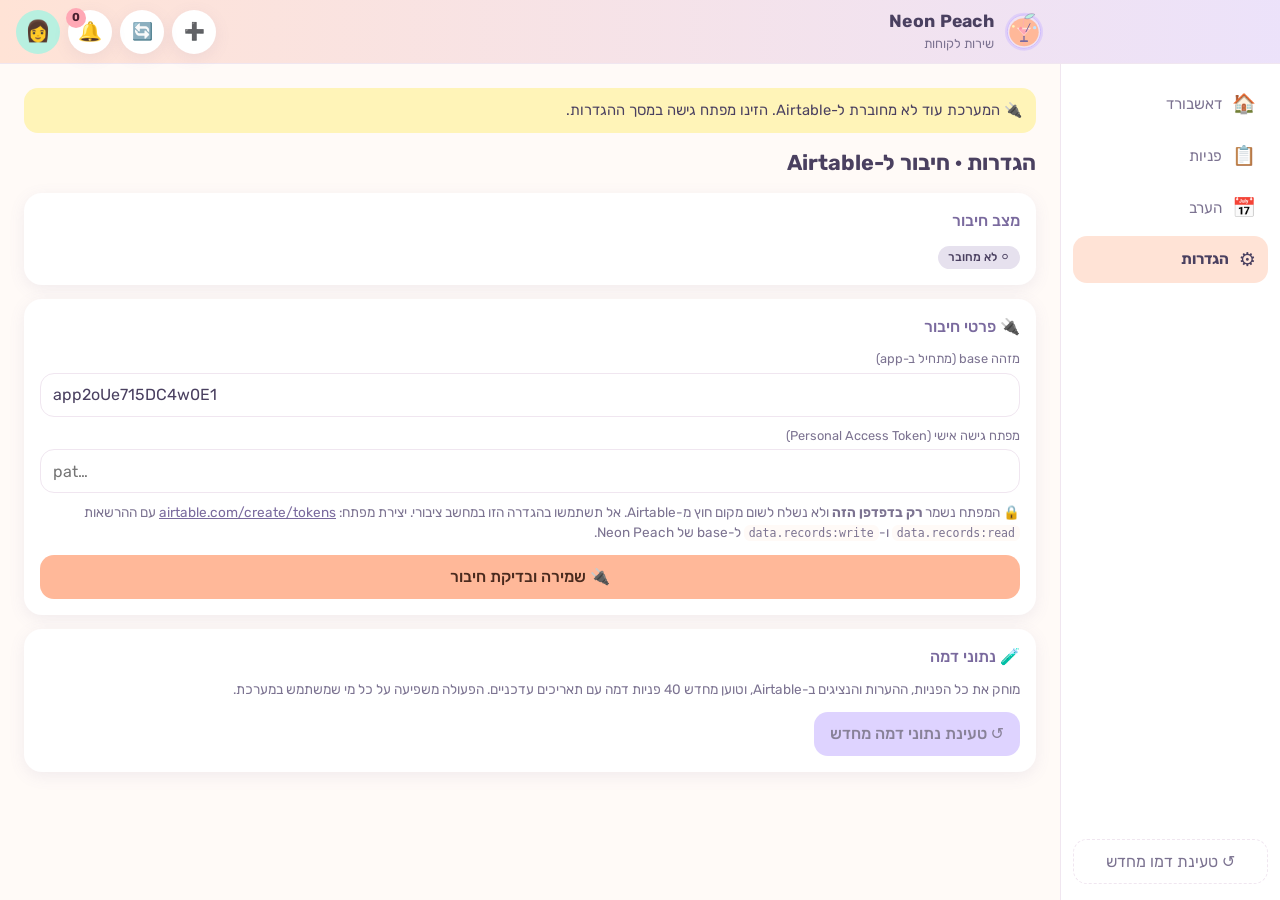
<file: index.html>
<!doctype html>
<html lang="he" dir="rtl">
<head>
  <meta charset="utf-8">
  <meta name="viewport" content="width=device-width, initial-scale=1">
  <title>Neon Peach · שירות לקוחות</title>
  <meta name="theme-color" content="#FFB899">
  <link rel="icon" href="assets/logo.svg" type="image/svg+xml">
  <link rel="preconnect" href="https://fonts.googleapis.com">
  <link rel="preconnect" href="https://fonts.gstatic.com" crossorigin>
  <link href="https://fonts.googleapis.com/css2?family=Rubik:wght@400;500;700&display=swap" rel="stylesheet">
  <link rel="stylesheet" href="styles.css">
</head>
<body>
  <header class="topbar">
    <div class="brand">
      <img src="assets/logo.svg" alt="" width="40" height="40">
      <div>
        <div class="brand-name">Neon Peach</div>
        <div class="brand-sub">שירות לקוחות</div>
      </div>
    </div>
    <div class="topbar-actions">
      <button class="icon-btn js-new" aria-label="פנייה חדשה" title="פנייה חדשה">➕</button>
      <button class="icon-btn" id="refreshBtn" aria-label="רענון נתונים מ-Airtable" title="רענון מ-Airtable">🔄</button>
      <button class="icon-btn" id="bellBtn" aria-label="פניות חדשות">🔔<span class="badge" id="bellCount">0</span></button>
      <div class="me" title="מאיה · שירות לקוחות">👩</div>
    </div>
  </header>

  <nav class="nav" aria-label="ניווט ראשי">
    <button class="nav-item active" data-view="dashboard"><span>🏠</span>דאשבורד</button>
    <button class="nav-item" data-view="tickets"><span>📋</span>פניות</button>
    <button class="nav-item" data-view="tonight"><span>📅</span>הערב</button>
    <button class="nav-item" data-view="settings"><span>⚙️</span>הגדרות</button>
    <button class="nav-reset js-reset" id="resetBtn" title="מחיקת הנתונים ב-Airtable וטעינת נתוני הדמה מחדש">↺ טעינת דמו מחדש</button>
  </nav>

  <main class="main">
    <div class="conn" id="connStatus" role="status" aria-live="polite" hidden></div>
    <!-- Dashboard -->
    <section class="view active" id="view-dashboard">
      <h1 class="view-title">היי מאיה 👋 <small id="todayLabel"></small></h1>
      <div class="kpis" id="kpis"></div>
      <section class="card weather" id="weatherCard" aria-live="polite">
        <div class="weather-head">
          <h2>🌙 מזג האוויר בבר: הערב ו-10 ימים</h2>
          <button class="chip" id="weatherRefresh" type="button" aria-label="רענון תחזית">🔄</button>
        </div>
        <div id="weatherBody" class="weather-body"><div class="empty">טוען תחזית…</div></div>
        <div class="weather-src">מקור: <a href="https://open-meteo.com/" target="_blank" rel="noopener">Open-Meteo</a> (מודל ECMWF) · API ציבורי וחינמי · רוטשילד 42, תל אביב</div>
      </section>
      <div class="charts">
        <div class="card chart-card wide"><h2>פניות לפי יום · 14 ימים</h2><div class="chart-box"><canvas id="chartDays"></canvas></div></div>
        <div class="card chart-card"><h2>פניות לפי סוג</h2><div class="chart-box"><canvas id="chartCats"></canvas></div></div>
        <div class="card chart-card"><h2>פניות לפי ערוץ</h2><div class="chart-box"><canvas id="chartChannels"></canvas></div></div>
      </div>
      <div class="card">
        <h2>🚨 דורש טיפול דחוף</h2>
        <div class="list" id="urgentList"></div>
      </div>
      <div class="demo-footer">
        <span>🍑 מערכת לדוגמה · הנתונים נשמרים ב-Airtable</span>
        <button class="btn ghost js-reset">↺ טעינת נתוני דמה מחדש</button>
      </div>
    </section>

    <!-- Tickets -->
    <section class="view" id="view-tickets">
      <div class="title-row"><h1 class="view-title">פניות <small id="ticketCount"></small></h1><button class="btn js-new">➕ פנייה חדשה</button></div>
      <div class="toolbar">
        <input type="search" id="search" placeholder="🔍 חיפוש לפי שם, טלפון, נושא או מזהה" aria-label="חיפוש">
        <select id="sort" aria-label="מיון">
          <option value="new">חדש ← ישן</option>
          <option value="priority">לפי עדיפות</option>
          <option value="status">לפי סטטוס</option>
        </select>
      </div>
      <div class="filters" id="filters"></div>
      <div class="list" id="ticketList"></div>
    </section>

    <!-- Tonight -->
    <section class="view" id="view-tonight">
      <h1 class="view-title">הזמנות להערב <small id="tonightSummary"></small></h1>
      <div class="weather-strip" id="tonightWeather" hidden></div>
      <div class="list" id="tonightList"></div>
    </section>

    <!-- Settings -->
    <section class="view" id="view-settings">
      <h1 class="view-title">הגדרות · חיבור ל-Airtable</h1>
      <div class="card">
        <h2>מצב חיבור</h2>
        <div id="setState"></div>
      </div>
      <form class="card form" id="settingsForm" autocomplete="off">
        <h2>🔌 פרטי חיבור</h2>
        <div class="field"><label for="setBase">מזהה base (מתחיל ב-app)</label><input id="setBase" dir="ltr" spellcheck="false"></div>
        <div class="field"><label for="setToken">מפתח גישה אישי (Personal Access Token)</label><input id="setToken" type="password" dir="ltr" spellcheck="false" autocomplete="new-password"></div>
        <p class="hint">🔒 המפתח נשמר <b>רק בדפדפן הזה</b> ולא נשלח לשום מקום חוץ מ-Airtable. אל תשתמשו בהגדרה הזו במחשב ציבורי.
          יצירת מפתח: <a href="https://airtable.com/create/tokens" target="_blank" rel="noopener">airtable.com/create/tokens</a> עם ההרשאות <code>data.records:read</code> ו-<code>data.records:write</code> ל-base של Neon Peach.</p>
        <div class="d-actions">
          <button class="btn grow" type="submit" id="setSave">🔌 שמירה ובדיקת חיבור</button>
          <button class="btn ghost" type="button" id="setDisconnect">ניתוק</button>
        </div>
      </form>
      <div class="card">
        <h2>🧪 נתוני דמה</h2>
        <p class="hint">מוחק את כל הפניות, ההערות והנציגים ב-Airtable, וטוען מחדש 40 פניות דמה עם תאריכים עדכניים. הפעולה משפיעה על כל מי שמשתמש במערכת.</p>
        <button class="btn secondary js-reset" id="setSeed">↺ טעינת נתוני דמה מחדש</button>
      </div>
    </section>
  </main>

  <!-- Ticket details -->
  <div class="overlay" id="overlay" hidden></div>
  <aside class="drawer" id="drawer" aria-hidden="true" role="dialog" aria-modal="true" aria-labelledby="dTitle">
    <div class="drawer-handle"></div>
    <div class="drawer-body" id="drawerBody"></div>
  </aside>

  <div class="toast" id="toast" role="status" aria-live="polite"></div>

  <script src="vendor/chart.umd.js"></script>
  <script src="config.js"></script>
  <script src="data.js"></script>
  <script src="airtable.js"></script>
  <script src="weather.js"></script>
  <script src="app.js"></script>
</body>
</html>
</file>
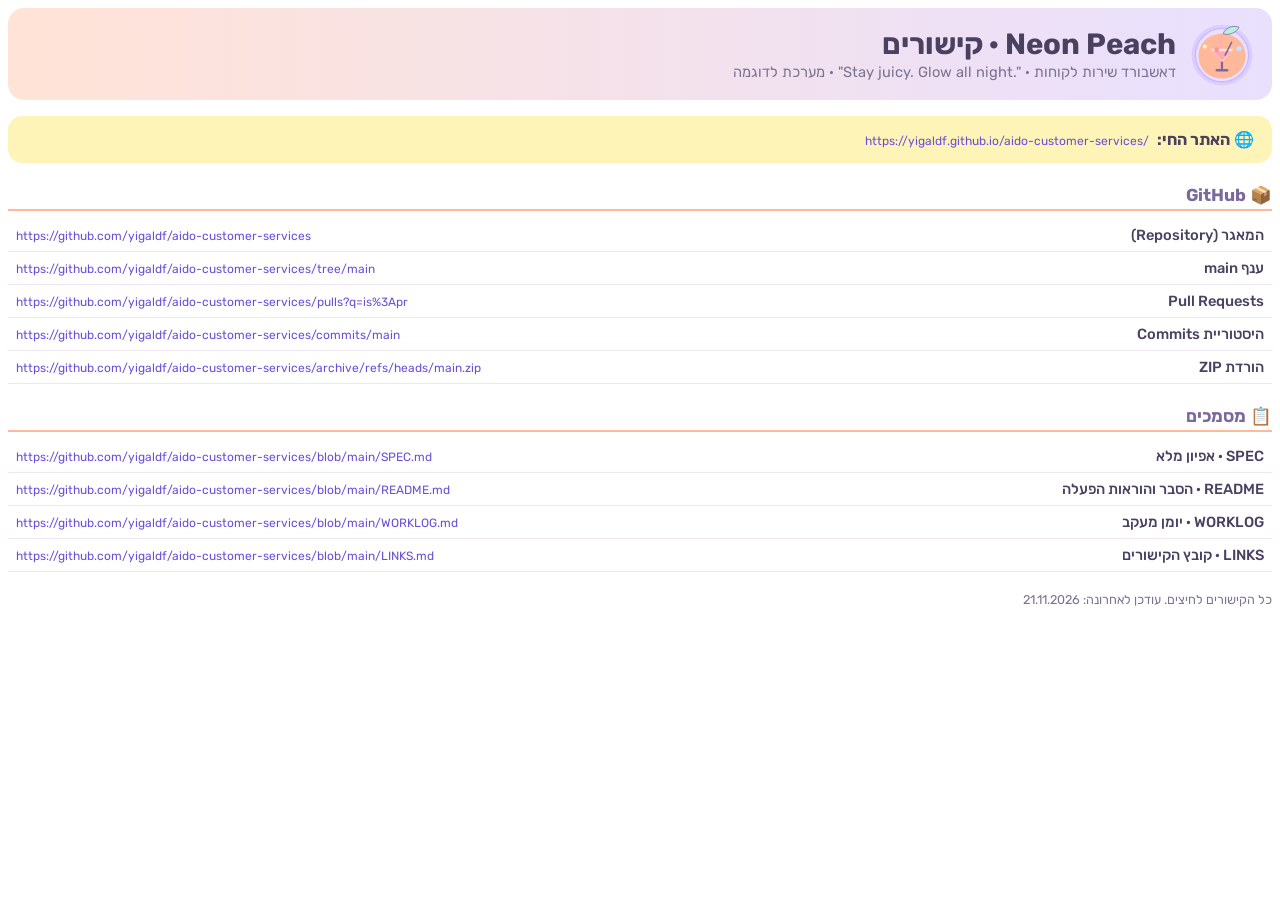
<file: assets/links-pdf.html>
<!doctype html><html lang="he" dir="rtl"><head><meta charset="utf-8">
<link href="https://fonts.googleapis.com/css2?family=Rubik:wght@400;500;700&display=swap" rel="stylesheet">
<style>
@page { size: A4; margin: 18mm 16mm; }
body { font-family: Rubik, "DejaVu Sans", sans-serif; color:#4A4060; font-size: 11pt; }
header { display:flex; align-items:center; gap:14px; padding:14px 18px; border-radius:16px; background:linear-gradient(90deg,#FFE3D6,#E9E0FF); }
header img { width:64px; height:64px; }
h1 { margin:0; font-size:22pt; } .sub { color:#7C7391; margin-top:2px; }
h2 { color:#7A6A9E; font-size:13pt; margin:22px 0 8px; border-bottom:2px solid #FFB899; padding-bottom:4px; }
table { width:100%; border-collapse:collapse; }
td { padding:7px 8px; border-bottom:1px solid #F0E6F0; vertical-align:top; }
td.k { width:22%; font-weight:500; }
a { font-size:9pt; color:#6B4FD8; text-decoration:none; direction:ltr; unicode-bidi:embed; word-break:break-all; }
td:not(.k) { text-align:left; }
.hero { margin-top:16px; padding:14px 18px; border-radius:14px; background:#FFF4B8; font-size:12pt; }
.note { margin-top:20px; color:#7C7391; font-size:9.5pt; }
</style></head><body>
<header><img src="logo.svg" alt=""><div><h1>Neon Peach · קישורים</h1><div class="sub">דאשבורד שירות לקוחות · <bdi dir="ltr">"Stay juicy. Glow all night."</bdi> · מערכת לדוגמה</div></div></header>
<div class="hero">🌐 <b>האתר החי:</b> &nbsp;<a href="https://yigaldf.github.io/aido-customer-services/">https://yigaldf.github.io/aido-customer-services/</a></div>
<h2>📦 GitHub</h2>
<table>
<tr><td class="k">המאגר (Repository)</td><td><a href="https://github.com/yigaldf/aido-customer-services">https://github.com/yigaldf/aido-customer-services</a></td></tr>
<tr><td class="k">ענף main</td><td><a href="https://github.com/yigaldf/aido-customer-services/tree/main">https://github.com/yigaldf/aido-customer-services/tree/main</a></td></tr>
<tr><td class="k">Pull Requests</td><td><a href="https://github.com/yigaldf/aido-customer-services/pulls?q=is%3Apr">https://github.com/yigaldf/aido-customer-services/pulls?q=is%3Apr</a></td></tr>
<tr><td class="k">היסטוריית Commits</td><td><a href="https://github.com/yigaldf/aido-customer-services/commits/main">https://github.com/yigaldf/aido-customer-services/commits/main</a></td></tr>
<tr><td class="k">הורדת ZIP</td><td><a href="https://github.com/yigaldf/aido-customer-services/archive/refs/heads/main.zip">https://github.com/yigaldf/aido-customer-services/archive/refs/heads/main.zip</a></td></tr>
</table>
<h2>📋 מסמכים</h2>
<table>
<tr><td class="k">SPEC · אפיון מלא</td><td><a href="https://github.com/yigaldf/aido-customer-services/blob/main/SPEC.md">https://github.com/yigaldf/aido-customer-services/blob/main/SPEC.md</a></td></tr>
<tr><td class="k">README · הסבר והוראות הפעלה</td><td><a href="https://github.com/yigaldf/aido-customer-services/blob/main/README.md">https://github.com/yigaldf/aido-customer-services/blob/main/README.md</a></td></tr>
<tr><td class="k">WORKLOG · יומן מעקב</td><td><a href="https://github.com/yigaldf/aido-customer-services/blob/main/WORKLOG.md">https://github.com/yigaldf/aido-customer-services/blob/main/WORKLOG.md</a></td></tr>
<tr><td class="k">LINKS · קובץ הקישורים</td><td><a href="https://github.com/yigaldf/aido-customer-services/blob/main/LINKS.md">https://github.com/yigaldf/aido-customer-services/blob/main/LINKS.md</a></td></tr>
</table>
<div class="note">כל הקישורים לחיצים. עודכן לאחרונה: 21.11.2026</div>
</body></html>
</file>
<file: styles.css>
/* Neon Peach — pastel theme, mobile-first */
:root {
  --peach: #FFB899;
  --peach-soft: #FFE3D6;
  --lavender: #C9B6FF;
  --mint: #B8F0E0;
  --blue: #BFE3FF;
  --butter: #FFF4B8;
  --coral: #FFA8B5;
  --bg: #FFFAF7;
  --surface: #FFFFFF;
  --text: #4A4060;
  --muted: #7C7391;
  --deep: #7A6A9E;
  --border: #F0E6F0;
  --shadow: 0 4px 16px rgba(122, 106, 158, .10);
  --radius: 18px;
  --nav-h: 68px;
  --top-h: 64px;
}
@media (prefers-color-scheme: dark) {
  :root:not([data-theme="light"]) {
    --bg: #241F31; --surface: #312A43; --text: #F3EEFA; --muted: #B9AECF;
    --border: #463D5C; --peach-soft: #4A3A44; --shadow: 0 4px 16px rgba(0,0,0,.3);
  }
}
:root[data-theme="dark"] {
  --bg: #241F31; --surface: #312A43; --text: #F3EEFA; --muted: #B9AECF;
  --border: #463D5C; --peach-soft: #4A3A44; --shadow: 0 4px 16px rgba(0,0,0,.3);
}

* { box-sizing: border-box; }
html { -webkit-text-size-adjust: 100%; }
body {
  margin: 0; font-family: "Rubik", system-ui, sans-serif; font-size: 16px;
  background: var(--bg); color: var(--text); line-height: 1.45;
  padding-bottom: calc(var(--nav-h) + env(safe-area-inset-bottom));
  overflow-x: hidden;
}
button, input, select, textarea { font: inherit; color: inherit; }
button { cursor: pointer; }
h1, h2 { margin: 0; }
h2 { font-size: 1rem; font-weight: 500; color: var(--deep); margin-bottom: 12px; }
@media (prefers-color-scheme: dark) { :root:not([data-theme="light"]) h2 { color: var(--lavender); } }

/* Top bar */
.topbar {
  position: sticky; top: 0; z-index: 20; height: var(--top-h);
  display: flex; align-items: center; justify-content: space-between;
  padding: 0 16px; background: linear-gradient(90deg, var(--peach-soft), color-mix(in srgb, var(--lavender) 35%, var(--bg)));
  border-bottom: 1px solid var(--border);
}
.brand { display: flex; align-items: center; gap: 10px; }
.brand-name { font-weight: 700; font-size: 1.1rem; letter-spacing: .3px; }
.brand-sub { font-size: .8rem; color: var(--muted); }
.topbar-actions { display: flex; align-items: center; gap: 8px; }
.icon-btn {
  position: relative; width: 44px; height: 44px; border-radius: 50%;
  border: 0; background: var(--surface); font-size: 1.2rem; box-shadow: var(--shadow);
}
.badge {
  position: absolute; top: -2px; left: -2px; min-width: 20px; height: 20px; padding: 0 5px;
  border-radius: 10px; background: var(--coral); color: #4A2030; font-size: .72rem; font-weight: 700;
  display: grid; place-items: center;
}
.me { width: 44px; height: 44px; border-radius: 50%; background: var(--mint); display: grid; place-items: center; font-size: 1.3rem; }

/* Navigation: bottom bar on mobile */
.nav {
  position: fixed; bottom: 0; inset-inline: 0; z-index: 20;
  height: calc(var(--nav-h) + env(safe-area-inset-bottom)); padding-bottom: env(safe-area-inset-bottom);
  display: flex; background: var(--surface); border-top: 1px solid var(--border); box-shadow: 0 -4px 16px rgba(122,106,158,.08);
}
.nav-item {
  flex: 1; border: 0; background: none; display: flex; flex-direction: column; align-items: center; justify-content: center;
  gap: 2px; font-size: .78rem; color: var(--muted);
}
.nav-item span { font-size: 1.35rem; }
.nav-item.active { color: var(--text); font-weight: 700; }
.nav-item.active span { background: var(--peach-soft); border-radius: 12px; padding: 0 14px; }
.nav-reset { display: none; }

/* Main */
.main { padding: 16px; max-width: 1280px; margin: 0 auto; }
.view { display: none; }
.view.active { display: block; animation: fade .2s ease; }
@keyframes fade { from { opacity: 0; transform: translateY(4px); } }
.view-title { font-size: 1.35rem; margin-bottom: 14px; }
.view-title small { font-size: .85rem; color: var(--muted); font-weight: 400; margin-inline-start: 6px; }
.card { background: var(--surface); border-radius: var(--radius); padding: 16px; box-shadow: var(--shadow); margin-bottom: 14px; }

/* KPIs */
.kpis { display: grid; grid-template-columns: repeat(2, minmax(0, 1fr)); gap: 10px; margin-bottom: 14px; }
.kpi { border-radius: var(--radius); padding: 14px; color: #4A4060; box-shadow: var(--shadow); }
.kpi:last-child:nth-child(odd) { grid-column: 1 / -1; }
.kpi-label { font-size: .82rem; opacity: .85; }
.kpi-value { font-size: 1.7rem; font-weight: 700; line-height: 1.2; margin-top: 4px; }
.kpi-hint { font-size: .75rem; opacity: .75; }

/* Charts */
.charts { display: grid; grid-template-columns: 1fr; gap: 0; }
.chart-box { position: relative; height: 220px; }

/* Lists / ticket cards */
.list { display: flex; flex-direction: column; gap: 10px; }
.ticket {
  display: grid; grid-template-columns: 44px 1fr auto; gap: 10px; align-items: center;
  width: 100%; text-align: start; border: 1px solid var(--border); background: var(--surface);
  border-radius: 16px; padding: 12px; box-shadow: var(--shadow);
}
.card .ticket { box-shadow: none; }
.ticket-emoji { width: 44px; height: 44px; border-radius: 14px; display: grid; place-items: center; font-size: 1.35rem; }
.ticket-main { min-width: 0; }
.ticket-subject { font-weight: 500; white-space: nowrap; overflow: hidden; text-overflow: ellipsis; }
.ticket-meta { font-size: .8rem; color: var(--muted); white-space: nowrap; overflow: hidden; text-overflow: ellipsis; }
.ticket-side { display: flex; flex-direction: column; align-items: flex-end; gap: 6px; }
.empty { text-align: center; color: var(--muted); padding: 30px 10px; }

.pill { display: inline-flex; align-items: center; gap: 4px; padding: 3px 10px; border-radius: 999px; font-size: .75rem; font-weight: 500; color: #4A4060; white-space: nowrap; }
.st-new { background: var(--blue); }
.st-in_progress { background: var(--butter); }
.st-resolved { background: var(--mint); }
.st-closed { background: #E6E1EE; }
.pr { font-size: .72rem; color: var(--muted); white-space: nowrap; }
.pr::before { content: ""; display: inline-block; width: 8px; height: 8px; border-radius: 50%; margin-inline-end: 4px; vertical-align: middle; }
.pr-high::before { background: #FF7A93; }
.pr-medium::before { background: #FFC15E; }
.pr-low::before { background: #8FD9B6; }

/* Toolbar + filters */
.toolbar { display: flex; gap: 8px; margin-bottom: 10px; }
.toolbar input, .toolbar select, .field select, .field textarea {
  min-height: 44px; border: 1px solid var(--border); background: var(--surface); border-radius: 14px; padding: 0 12px;
}
.toolbar input { flex: 1; min-width: 0; }
.filters { display: flex; flex-direction: column; gap: 8px; margin-bottom: 12px; }
.chip-row { display: flex; gap: 6px; overflow-x: auto; padding-bottom: 2px; scrollbar-width: none; }
.chip-row::-webkit-scrollbar { display: none; }
.chip {
  flex: none; min-height: 36px; padding: 0 12px; border-radius: 999px; border: 1px solid var(--border);
  background: var(--surface); font-size: .85rem;
}
.chip[aria-pressed="true"] { background: var(--lavender); border-color: var(--lavender); color: #3A2F55; font-weight: 500; }

/* Drawer (bottom sheet on mobile) */
.overlay { position: fixed; inset: 0; background: rgba(40, 30, 60, .35); z-index: 30; }
.drawer {
  position: fixed; z-index: 40; inset-inline: 0; bottom: 0; max-height: 92vh;
  background: var(--surface); border-radius: 24px 24px 0 0; box-shadow: 0 -8px 30px rgba(0,0,0,.15);
  transform: translateY(calc(100% + 40px)); visibility: hidden; transition: transform .25s ease, visibility .25s;
  display: flex; flex-direction: column;
}
.drawer.open { transform: none; visibility: visible; }
.drawer-handle { width: 44px; height: 5px; border-radius: 3px; background: var(--border); margin: 10px auto 0; flex: none; }
.drawer-body { overflow-y: auto; padding: 12px 16px calc(24px + env(safe-area-inset-bottom)); }
.d-head { display: flex; align-items: flex-start; gap: 10px; margin-bottom: 12px; }
.d-head h3 { margin: 0; font-size: 1.15rem; }
.d-close { margin-inline-start: auto; width: 44px; height: 44px; border-radius: 50%; border: 0; background: var(--peach-soft); font-size: 1.1rem; flex: none; }
.d-section { border-top: 1px solid var(--border); padding: 12px 0; }
.d-msg { background: var(--peach-soft); border-radius: 16px; padding: 12px; white-space: pre-wrap; }
.d-actions { display: flex; gap: 8px; margin-top: 10px; }
.btn {
  min-height: 44px; padding: 0 16px; border-radius: 14px; border: 0; background: var(--peach); color: #4A2A1E;
  font-weight: 500; display: inline-flex; align-items: center; justify-content: center; gap: 6px; text-decoration: none;
}
.btn.secondary { background: var(--lavender); color: #3A2F55; }
.btn.ghost { background: transparent; border: 1px solid var(--border); color: var(--text); }
.btn.grow { flex: 1; }
.seg { display: grid; grid-template-columns: repeat(4, 1fr); gap: 4px; background: var(--bg); padding: 4px; border-radius: 14px; }
.seg button { min-height: 40px; border: 0; border-radius: 10px; background: transparent; font-size: .85rem; }
.seg button[aria-pressed="true"] { background: var(--surface); box-shadow: var(--shadow); font-weight: 700; }
.fields { display: grid; grid-template-columns: 1fr 1fr; gap: 8px; }
.field label { display: block; font-size: .8rem; color: var(--muted); margin-bottom: 4px; }
.field select { width: 100%; }
.field textarea { width: 100%; padding: 10px 12px; min-height: 70px; resize: vertical; }
.quick { display: flex; gap: 6px; overflow-x: auto; scrollbar-width: none; padding-bottom: 4px; }
.quick .chip { background: var(--mint); border-color: var(--mint); color: #24453A; }
.timeline { list-style: none; margin: 0; padding: 0; display: flex; flex-direction: column; gap: 8px; }
.timeline li { border-inline-start: 3px solid var(--lavender); padding: 2px 10px; }
.timeline .when { font-size: .75rem; color: var(--muted); }
.kv { display: grid; grid-template-columns: auto 1fr; gap: 4px 12px; font-size: .92rem; }
.kv dt { color: var(--muted); }
.kv dd { margin: 0; }

/* Tonight */
.res-time { font-weight: 700; font-size: 1.05rem; }

/* Toast */
.toast {
  position: fixed; z-index: 50; inset-inline: 16px; bottom: calc(var(--nav-h) + 16px); margin: 0 auto; max-width: 420px;
  background: var(--text); color: var(--bg); padding: 12px 16px; border-radius: 14px; text-align: center;
  opacity: 0; transform: translateY(10px); transition: .2s; pointer-events: none;
}
.toast.show { opacity: 1; transform: none; }

:focus-visible { outline: 3px solid var(--lavender); outline-offset: 2px; }

/* Tablet */
@media (min-width: 600px) {
  .kpis { grid-template-columns: repeat(3, minmax(0, 1fr)); }
  .kpi:last-child:nth-child(odd) { grid-column: auto; }
  .charts { grid-template-columns: 1fr 1fr; gap: 0 14px; }
  .chart-card.wide { grid-column: 1 / -1; }
}

/* Desktop: sidebar + side drawer */
@media (min-width: 1024px) {
  body { padding-bottom: 0; padding-inline-start: 220px; }
  .topbar { margin-inline-start: -220px; padding-inline-start: 236px; }
  .nav {
    top: var(--top-h); bottom: 0; inset-inline-start: 0; inset-inline-end: auto; width: 220px; height: auto;
    flex-direction: column; gap: 4px; padding: 16px 12px; border-top: 0; border-inline-end: 1px solid var(--border); box-shadow: none;
  }
  .nav-item { flex: none; flex-direction: row; justify-content: flex-start; gap: 10px; padding: 10px 12px; border-radius: 14px; font-size: .95rem; }
  .nav-item span { font-size: 1.2rem; padding: 0 !important; background: none !important; }
  .nav-item.active { background: var(--peach-soft); }
  .nav-reset { display: block; margin-top: auto; border: 1px dashed var(--border); background: none; border-radius: 14px; padding: 10px; color: var(--muted); }
  .main { padding: 24px; }
  .kpis { grid-template-columns: repeat(5, minmax(0, 1fr)); }
  .charts { grid-template-columns: 2fr 1fr 1fr; }
  .chart-card.wide { grid-column: auto; }
  .chart-box { height: 240px; }
  .drawer {
    inset-inline-start: auto; inset-inline-end: 0; top: 0; bottom: 0; width: 440px; max-height: none;
    border-radius: 24px 0 0 24px; transform: translateX(calc(-100% - 40px));
  }
  .drawer.open { transform: none; }
  .drawer-handle { display: none; }
  .toast { bottom: 24px; }
}

.demo-footer { display: flex; align-items: center; justify-content: space-between; gap: 10px; flex-wrap: wrap; color: var(--muted); font-size: .85rem; padding: 4px 0 12px; }
.sr { position: absolute; width: 1px; height: 1px; overflow: hidden; clip: rect(0 0 0 0); white-space: nowrap; }

/* Airtable integration */
.conn { border-radius: 14px; padding: 12px 14px; margin-bottom: 14px; font-size: .92rem; }
.conn.info { background: var(--blue); color: #2C3E50; }
.conn.warn { background: var(--butter); color: #4A4060; }
.conn.error { background: var(--coral); color: #4A2030; }
.title-row { display: flex; align-items: center; justify-content: space-between; gap: 10px; margin-bottom: 14px; }
.title-row .view-title { margin-bottom: 0; }
.form .field { margin-bottom: 10px; }
.form input, .form select { width: 100%; min-height: 44px; border: 1px solid var(--border); background: var(--surface); border-radius: 14px; padding: 0 12px; }
.res-fields { border: 1px dashed var(--border); border-radius: 14px; padding: 8px 10px 0; margin: 0 0 10px; grid-template-columns: 1fr 1fr 1fr; }
.res-fields[hidden] { display: none; }
.res-fields legend { font-size: .8rem; color: var(--muted); padding: 0 4px; }
.hint { font-size: .85rem; color: var(--muted); margin: 4px 0 12px; }
.hint a { color: var(--deep); }
code { background: var(--bg); border-radius: 6px; padding: 1px 5px; font-size: .85em; direction: ltr; unicode-bidi: embed; }
.btn:disabled { opacity: .6; cursor: progress; }
.topbar-actions .js-new, #refreshBtn { font-size: 1.05rem; }
@media (max-width: 420px) {
  .me { display: none; }
  .brand-sub { display: none; }
  .topbar-actions { gap: 6px; }
}
.btn[hidden] { display: none; }
.fields > *, .res-fields > * { min-width: 0; }
.res-fields { grid-template-columns: repeat(2, minmax(0, 1fr)); }
.res-fields .field:first-of-type { grid-column: 1 / -1; }

/* Weather (Open-Meteo) */
.weather-head { display: flex; align-items: center; justify-content: space-between; gap: 8px; }
.weather-head h2 { margin: 0; }
.weather-body { margin-top: 10px; }
.weather-now { display: flex; align-items: center; gap: 14px; flex-wrap: wrap; }
.weather-emoji { font-size: 2.6rem; line-height: 1; }
.weather-temp { font-size: 1.8rem; font-weight: 700; font-variant-numeric: tabular-nums; }
.weather-desc { color: var(--muted); font-size: .9rem; }
.terrace { margin-top: 12px; padding: 10px 12px; border-radius: 14px; font-weight: 500; }
.terrace.open { background: var(--mint); color: #24453A; }
.terrace.closed { background: var(--coral); color: #4A2030; }
.terrace small { display: block; font-weight: 400; opacity: .85; }
.hours { display: flex; gap: 6px; overflow-x: auto; margin-top: 12px; padding-bottom: 4px; scrollbar-width: thin; }
.hour { flex: none; min-width: 58px; text-align: center; background: var(--bg); border-radius: 12px; padding: 6px 4px; font-size: .8rem; font-variant-numeric: tabular-nums; }
.hour b { display: block; font-size: .95rem; }
.hour .rain { color: var(--deep); }
.weather-src { margin-top: 10px; font-size: .75rem; color: var(--muted); }
.weather-src a { color: var(--deep); }
.weather-strip { background: var(--surface); border-radius: 14px; padding: 10px 14px; margin-bottom: 12px; box-shadow: var(--shadow); font-size: .92rem; }

/* Seating (terrace depends on the forecast) */
.seat-field { grid-column: 1 / -1; }
.seat-label { display: block; font-size: .8rem; color: var(--muted); margin-bottom: 4px; }
.seat-options { display: flex; gap: 8px; flex-wrap: wrap; }
.seat-opt { display: inline-flex; align-items: center; gap: 6px; min-height: 40px; padding: 0 12px; border: 1px solid var(--border); border-radius: 12px; background: var(--surface); cursor: pointer; }
.seat-opt.disabled { opacity: .5; cursor: not-allowed; text-decoration: line-through; }
.seat-hint { font-size: .8rem; margin: 6px 0 0; }
.seat-hint.ok { color: #2F7A5C; }
.seat-hint.no { color: #B4475E; }
@media (prefers-color-scheme: dark) { :root:not([data-theme="light"]) .seat-hint.ok { color: var(--mint); } :root:not([data-theme="light"]) .seat-hint.no { color: var(--coral); } }
.d-head > div { min-width: 0; flex: 1; }
.d-head h3 { overflow-wrap: anywhere; }

/* 10-day outlook */
.days-title { font-size: .95rem; font-weight: 500; color: var(--deep); margin: 16px 0 8px; }
@media (prefers-color-scheme: dark) { :root:not([data-theme="light"]) .days-title { color: var(--lavender); } }
.days { list-style: none; margin: 0; padding: 0; display: flex; flex-direction: column; gap: 6px; }
.day { display: grid; grid-template-columns: 64px 32px minmax(0, 1fr) minmax(0, 1.4fr); align-items: center; gap: 8px;
  padding: 8px 10px; border-radius: 12px; background: var(--bg); border-inline-start: 4px solid var(--mint); font-variant-numeric: tabular-nums; }
.day.closed { border-inline-start-color: var(--coral); }
.day small { display: block; font-size: .75rem; color: var(--muted); }
.day-emoji { font-size: 1.4rem; text-align: center; }
.day-terrace { font-size: .85rem; font-weight: 500; }
.day.closed .day-terrace { color: #B4475E; }
.day.open .day-terrace { color: #2F7A5C; }
@media (prefers-color-scheme: dark) { :root:not([data-theme="light"]) .day.closed .day-terrace { color: var(--coral); } :root:not([data-theme="light"]) .day.open .day-terrace { color: var(--mint); } }
.days-rule { font-size: .78rem; color: var(--muted); margin: 8px 0 0; }
@media (max-width: 420px) { .day { grid-template-columns: 56px 28px minmax(0, 1fr); } .day-terrace { grid-column: 1 / -1; } }
</file>
